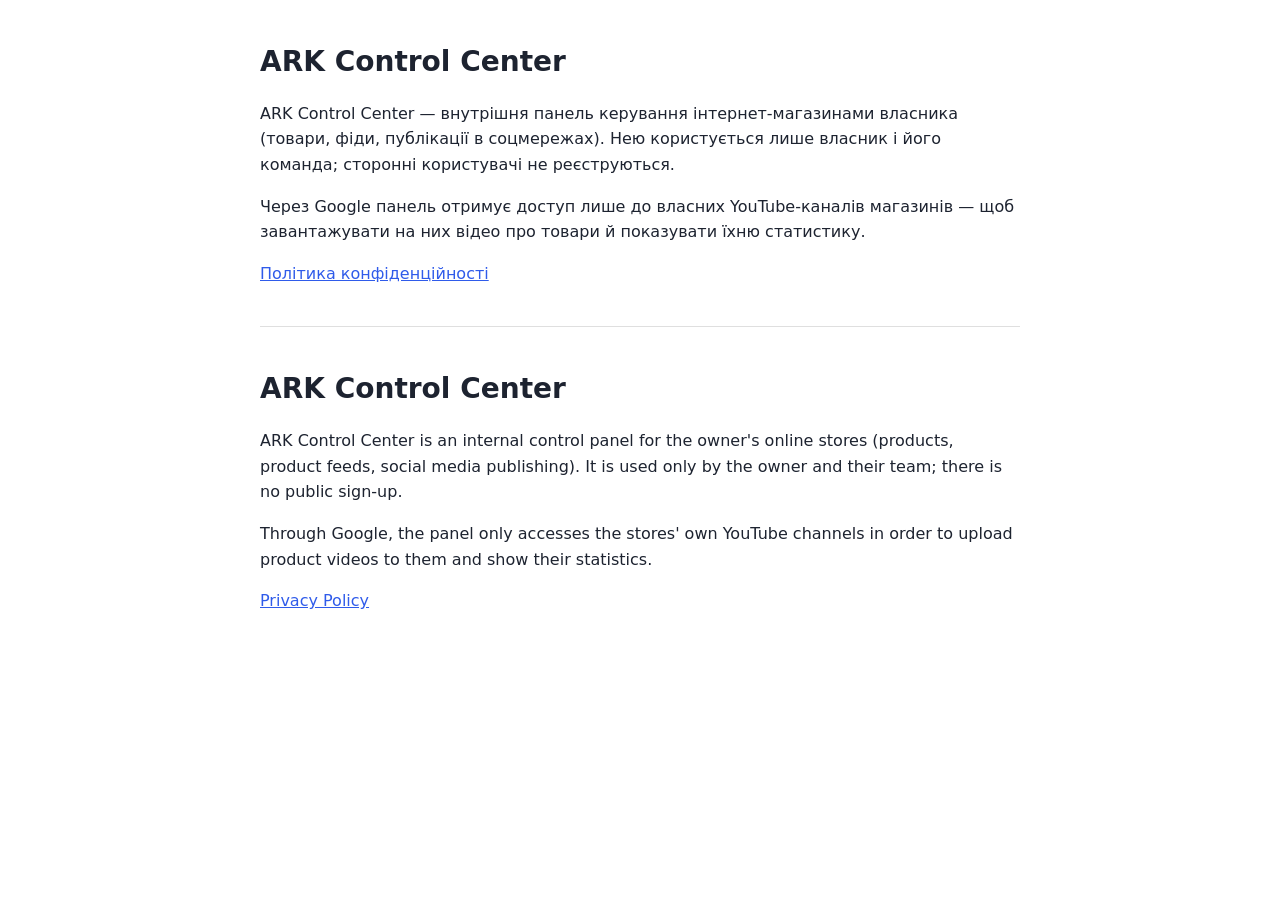
<file: index.html>
<!doctype html>
<html lang="uk">
<head>
<meta charset="utf-8"><meta name="viewport" content="width=device-width, initial-scale=1">
<title>ARK Control Center</title>
<link rel="stylesheet" href="style.css">
</head>
<body><main>
<h1>ARK Control Center</h1>
<p>ARK Control Center — внутрішня панель керування інтернет-магазинами власника (товари, фіди, публікації в соцмережах). Нею користується лише власник і його команда; сторонні користувачі не реєструються.</p>
<p>Через Google панель отримує доступ лише до власних YouTube-каналів магазинів — щоб завантажувати на них відео про товари й показувати їхню статистику.</p>
<p><a href="privacy.html">Політика конфіденційності</a></p>
<hr>
<h1 lang="en">ARK Control Center</h1>
<p lang="en">ARK Control Center is an internal control panel for the owner's online stores (products, product feeds, social media publishing). It is used only by the owner and their team; there is no public sign-up.</p>
<p lang="en">Through Google, the panel only accesses the stores' own YouTube channels in order to upload product videos to them and show their statistics.</p>
<p><a href="privacy.html">Privacy Policy</a></p>
</main></body>
</html>
</file>
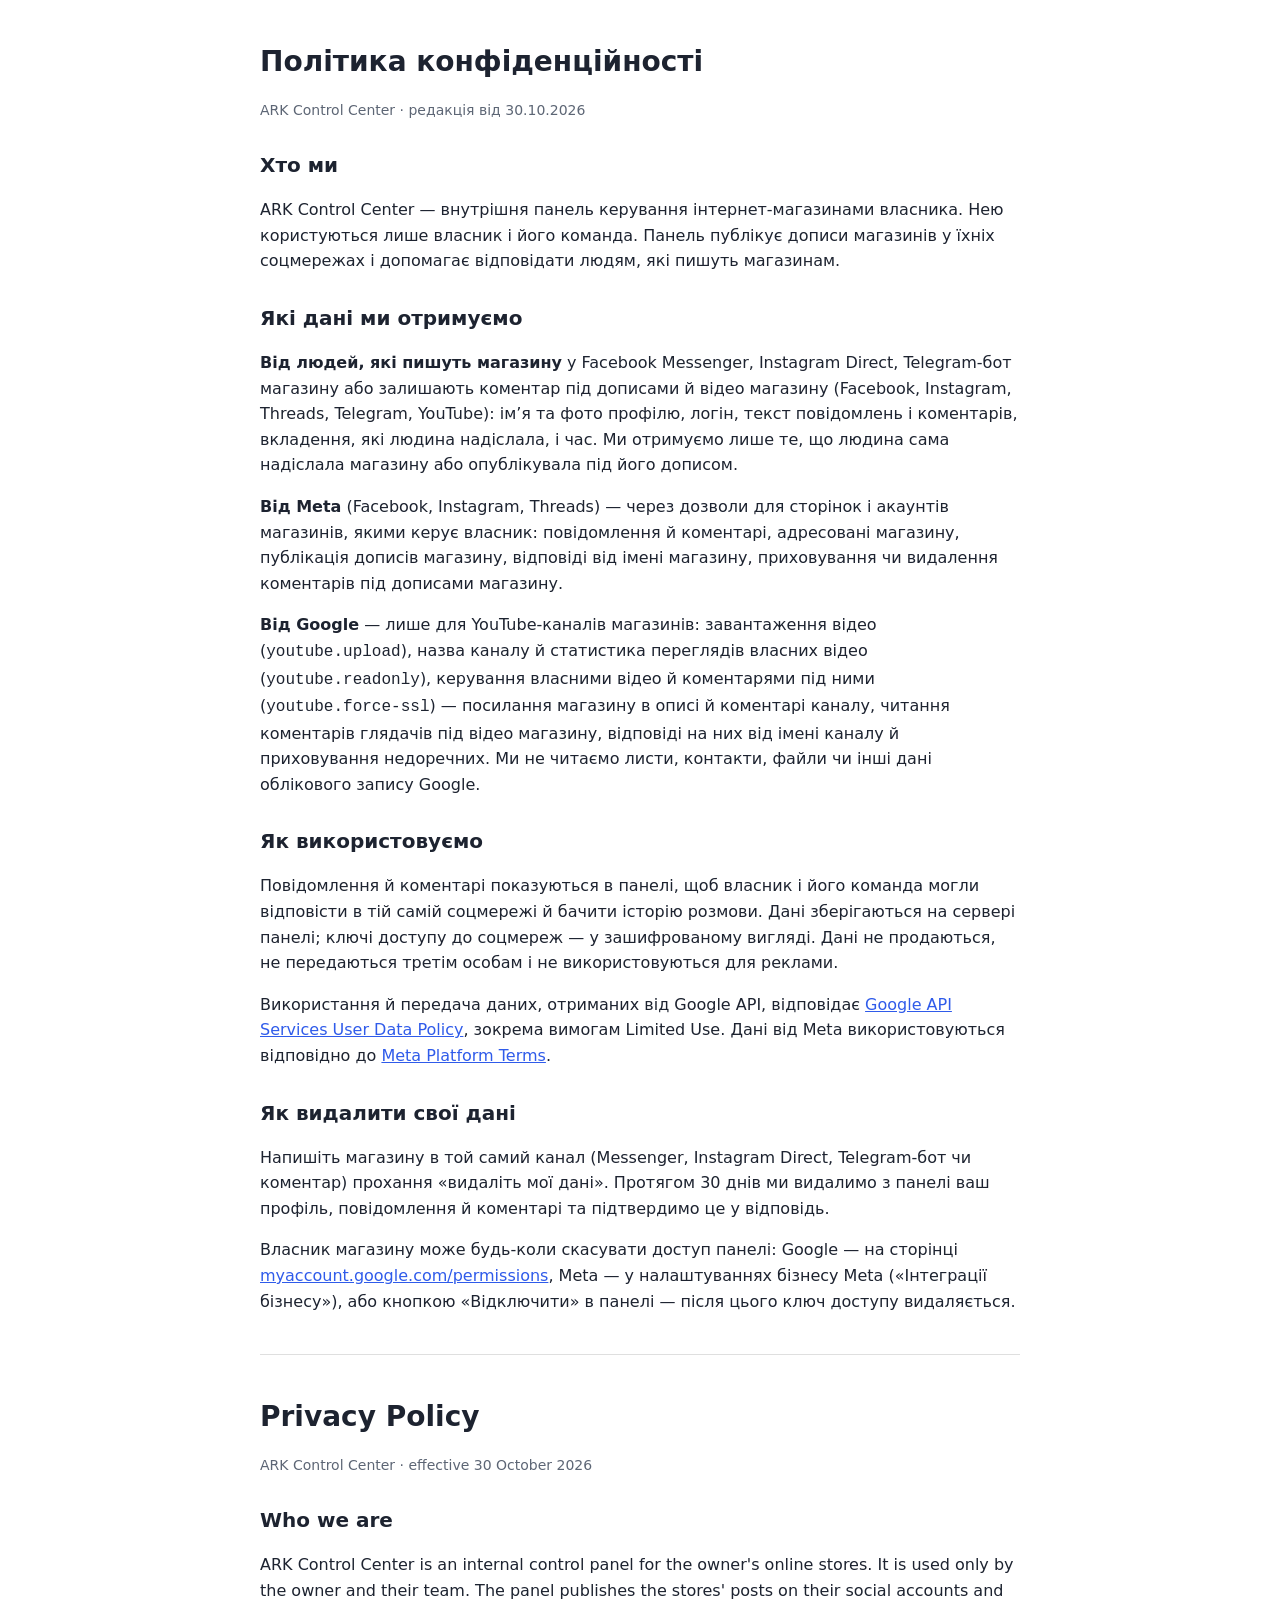
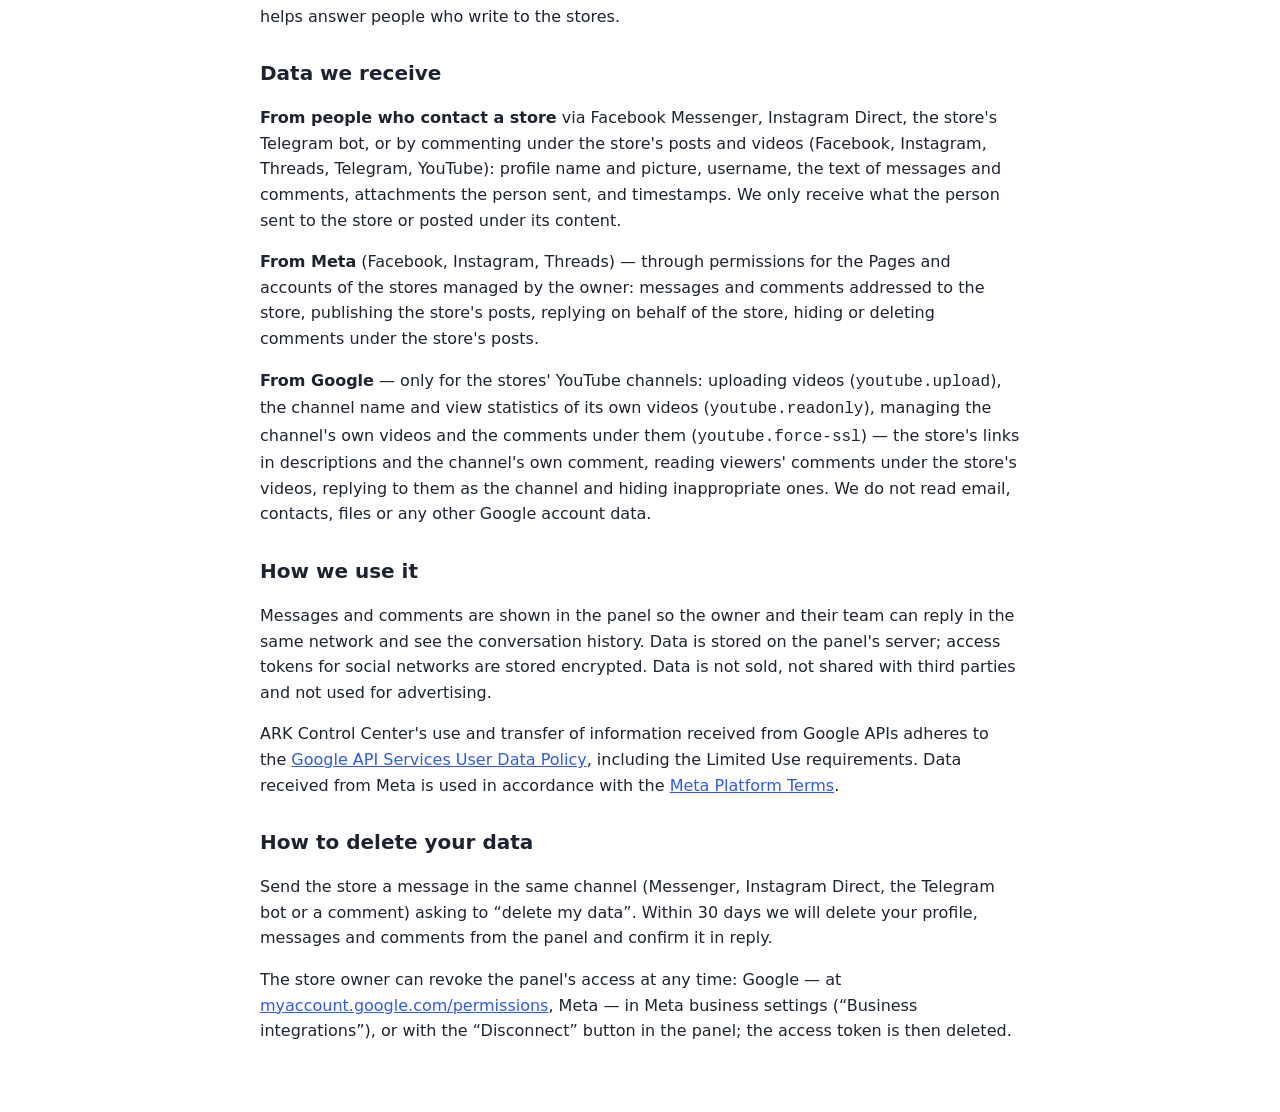
<file: privacy.html>
<!doctype html>
<html lang="uk">
<head>
<meta charset="utf-8"><meta name="viewport" content="width=device-width, initial-scale=1">
<title>Privacy Policy</title>
<link rel="stylesheet" href="style.css">
</head>
<body><main>
<h1>Політика конфіденційності</h1>
<p class="muted">ARK Control Center · редакція від 30.10.2026</p>
<h2>Хто ми</h2>
<p>ARK Control Center — внутрішня панель керування інтернет-магазинами власника. Нею користуються лише власник і його команда. Панель публікує дописи магазинів у їхніх соцмережах і допомагає відповідати людям, які пишуть магазинам.</p>
<h2>Які дані ми отримуємо</h2>
<p><b>Від людей, які пишуть магазину</b> у Facebook Messenger, Instagram Direct, Telegram-бот магазину або залишають коментар під дописами й відео магазину (Facebook, Instagram, Threads, Telegram, YouTube): ім’я та фото профілю, логін, текст повідомлень і коментарів, вкладення, які людина надіслала, і час. Ми отримуємо лише те, що людина сама надіслала магазину або опублікувала під його дописом.</p>
<p><b>Від Meta</b> (Facebook, Instagram, Threads) — через дозволи для сторінок і акаунтів магазинів, якими керує власник: повідомлення й коментарі, адресовані магазину, публікація дописів магазину, відповіді від імені магазину, приховування чи видалення коментарів під дописами магазину.</p>
<p><b>Від Google</b> — лише для YouTube-каналів магазинів: завантаження відео (<code>youtube.upload</code>), назва каналу й статистика переглядів власних відео (<code>youtube.readonly</code>), керування власними відео й коментарями під ними (<code>youtube.force-ssl</code>) — посилання магазину в описі й коментарі каналу, читання коментарів глядачів під відео магазину, відповіді на них від імені каналу й приховування недоречних. Ми не читаємо листи, контакти, файли чи інші дані облікового запису Google.</p>
<h2>Як використовуємо</h2>
<p>Повідомлення й коментарі показуються в панелі, щоб власник і його команда могли відповісти в тій самій соцмережі й бачити історію розмови. Дані зберігаються на сервері панелі; ключі доступу до соцмереж — у зашифрованому вигляді. Дані не продаються, не передаються третім особам і не використовуються для реклами.</p>
<p>Використання й передача даних, отриманих від Google API, відповідає <a href="https://developers.google.com/terms/api-services-user-data-policy">Google API Services User Data Policy</a>, зокрема вимогам Limited Use. Дані від Meta використовуються відповідно до <a href="https://developers.facebook.com/terms/">Meta Platform Terms</a>.</p>
<h2 id="data-deletion">Як видалити свої дані</h2>
<p>Напишіть магазину в той самий канал (Messenger, Instagram Direct, Telegram-бот чи коментар) прохання «видаліть мої дані». Протягом 30 днів ми видалимо з панелі ваш профіль, повідомлення й коментарі та підтвердимо це у відповідь.</p>
<p>Власник магазину може будь-коли скасувати доступ панелі: Google — на сторінці <a href="https://myaccount.google.com/permissions">myaccount.google.com/permissions</a>, Meta — у налаштуваннях бізнесу Meta («Інтеграції бізнесу»), або кнопкою «Відключити» в панелі — після цього ключ доступу видаляється.</p>
<hr>
<h1 lang="en">Privacy Policy</h1>
<p class="muted" lang="en">ARK Control Center · effective 30 October 2026</p>
<h2 lang="en">Who we are</h2>
<p lang="en">ARK Control Center is an internal control panel for the owner's online stores. It is used only by the owner and their team. The panel publishes the stores' posts on their social accounts and helps answer people who write to the stores.</p>
<h2 lang="en">Data we receive</h2>
<p lang="en"><b>From people who contact a store</b> via Facebook Messenger, Instagram Direct, the store's Telegram bot, or by commenting under the store's posts and videos (Facebook, Instagram, Threads, Telegram, YouTube): profile name and picture, username, the text of messages and comments, attachments the person sent, and timestamps. We only receive what the person sent to the store or posted under its content.</p>
<p lang="en"><b>From Meta</b> (Facebook, Instagram, Threads) — through permissions for the Pages and accounts of the stores managed by the owner: messages and comments addressed to the store, publishing the store's posts, replying on behalf of the store, hiding or deleting comments under the store's posts.</p>
<p lang="en"><b>From Google</b> — only for the stores' YouTube channels: uploading videos (<code>youtube.upload</code>), the channel name and view statistics of its own videos (<code>youtube.readonly</code>), managing the channel's own videos and the comments under them (<code>youtube.force-ssl</code>) — the store's links in descriptions and the channel's own comment, reading viewers' comments under the store's videos, replying to them as the channel and hiding inappropriate ones. We do not read email, contacts, files or any other Google account data.</p>
<h2 lang="en">How we use it</h2>
<p lang="en">Messages and comments are shown in the panel so the owner and their team can reply in the same network and see the conversation history. Data is stored on the panel's server; access tokens for social networks are stored encrypted. Data is not sold, not shared with third parties and not used for advertising.</p>
<p lang="en">ARK Control Center's use and transfer of information received from Google APIs adheres to the <a href="https://developers.google.com/terms/api-services-user-data-policy">Google API Services User Data Policy</a>, including the Limited Use requirements. Data received from Meta is used in accordance with the <a href="https://developers.facebook.com/terms/">Meta Platform Terms</a>.</p>
<h2 lang="en" id="data-deletion-en">How to delete your data</h2>
<p lang="en">Send the store a message in the same channel (Messenger, Instagram Direct, the Telegram bot or a comment) asking to “delete my data”. Within 30 days we will delete your profile, messages and comments from the panel and confirm it in reply.</p>
<p lang="en">The store owner can revoke the panel's access at any time: Google — at <a href="https://myaccount.google.com/permissions">myaccount.google.com/permissions</a>, Meta — in Meta business settings (“Business integrations”), or with the “Disconnect” button in the panel; the access token is then deleted.</p>
</main></body>
</html>
</file>
<file: style.css>
:root { color-scheme: light dark; --bg: #fff; --text: #1d2330; --muted: #5d6675; --accent: #2f5bea; }
@media (prefers-color-scheme: dark) { :root { --bg: #111418; --text: #e6e9ef; --muted: #9aa3b2; --accent: #7f9cff; } }
body { margin: 0; background: var(--bg); color: var(--text); font: 16px/1.6 system-ui, -apple-system, "Segoe UI", Roboto, sans-serif; }
main { max-width: 760px; margin: 0 auto; padding: 40px 16px 64px; }
h1 { font-size: 28px; margin: 0 0 8px; } h2 { font-size: 20px; margin: 28px 0 8px; }
.muted { color: var(--muted); font-size: 14px; } a { color: var(--accent); }
hr { border: 0; border-top: 1px solid rgba(127,127,127,.25); margin: 40px 0; }
</file>
